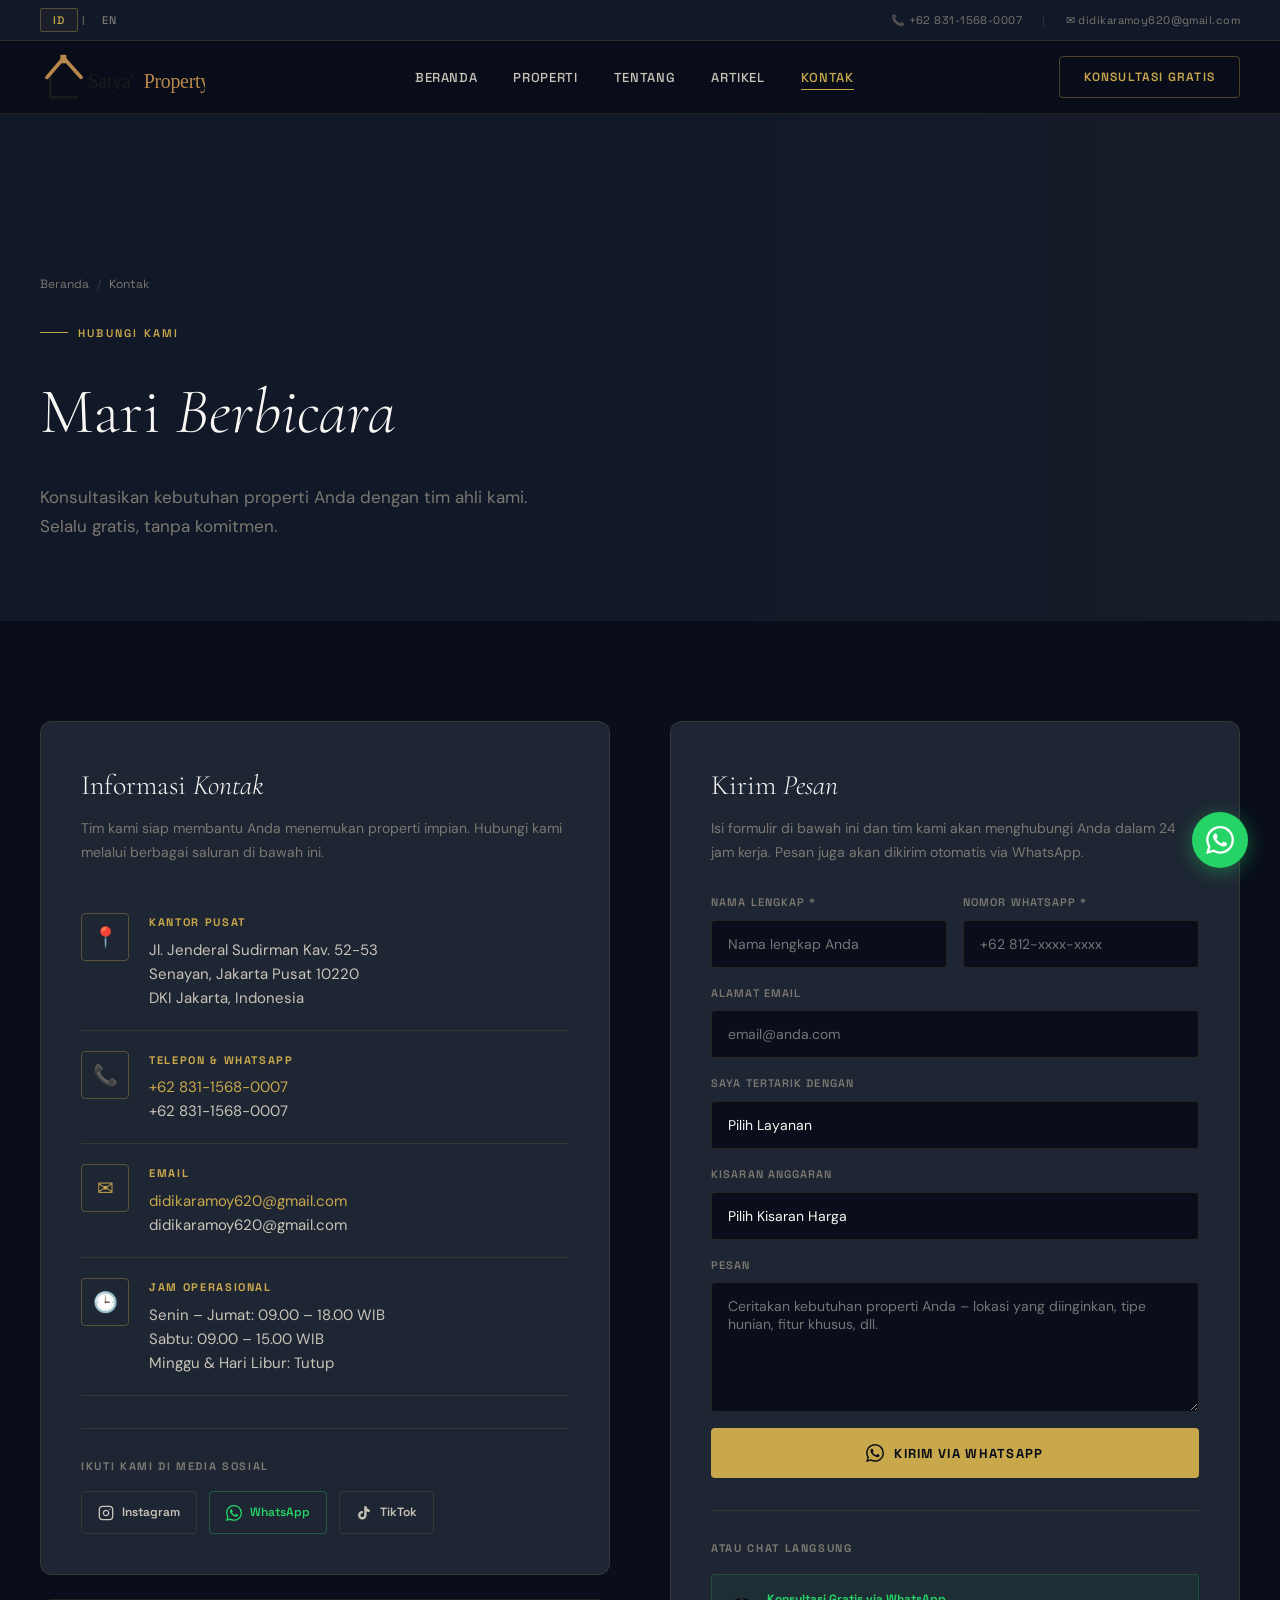
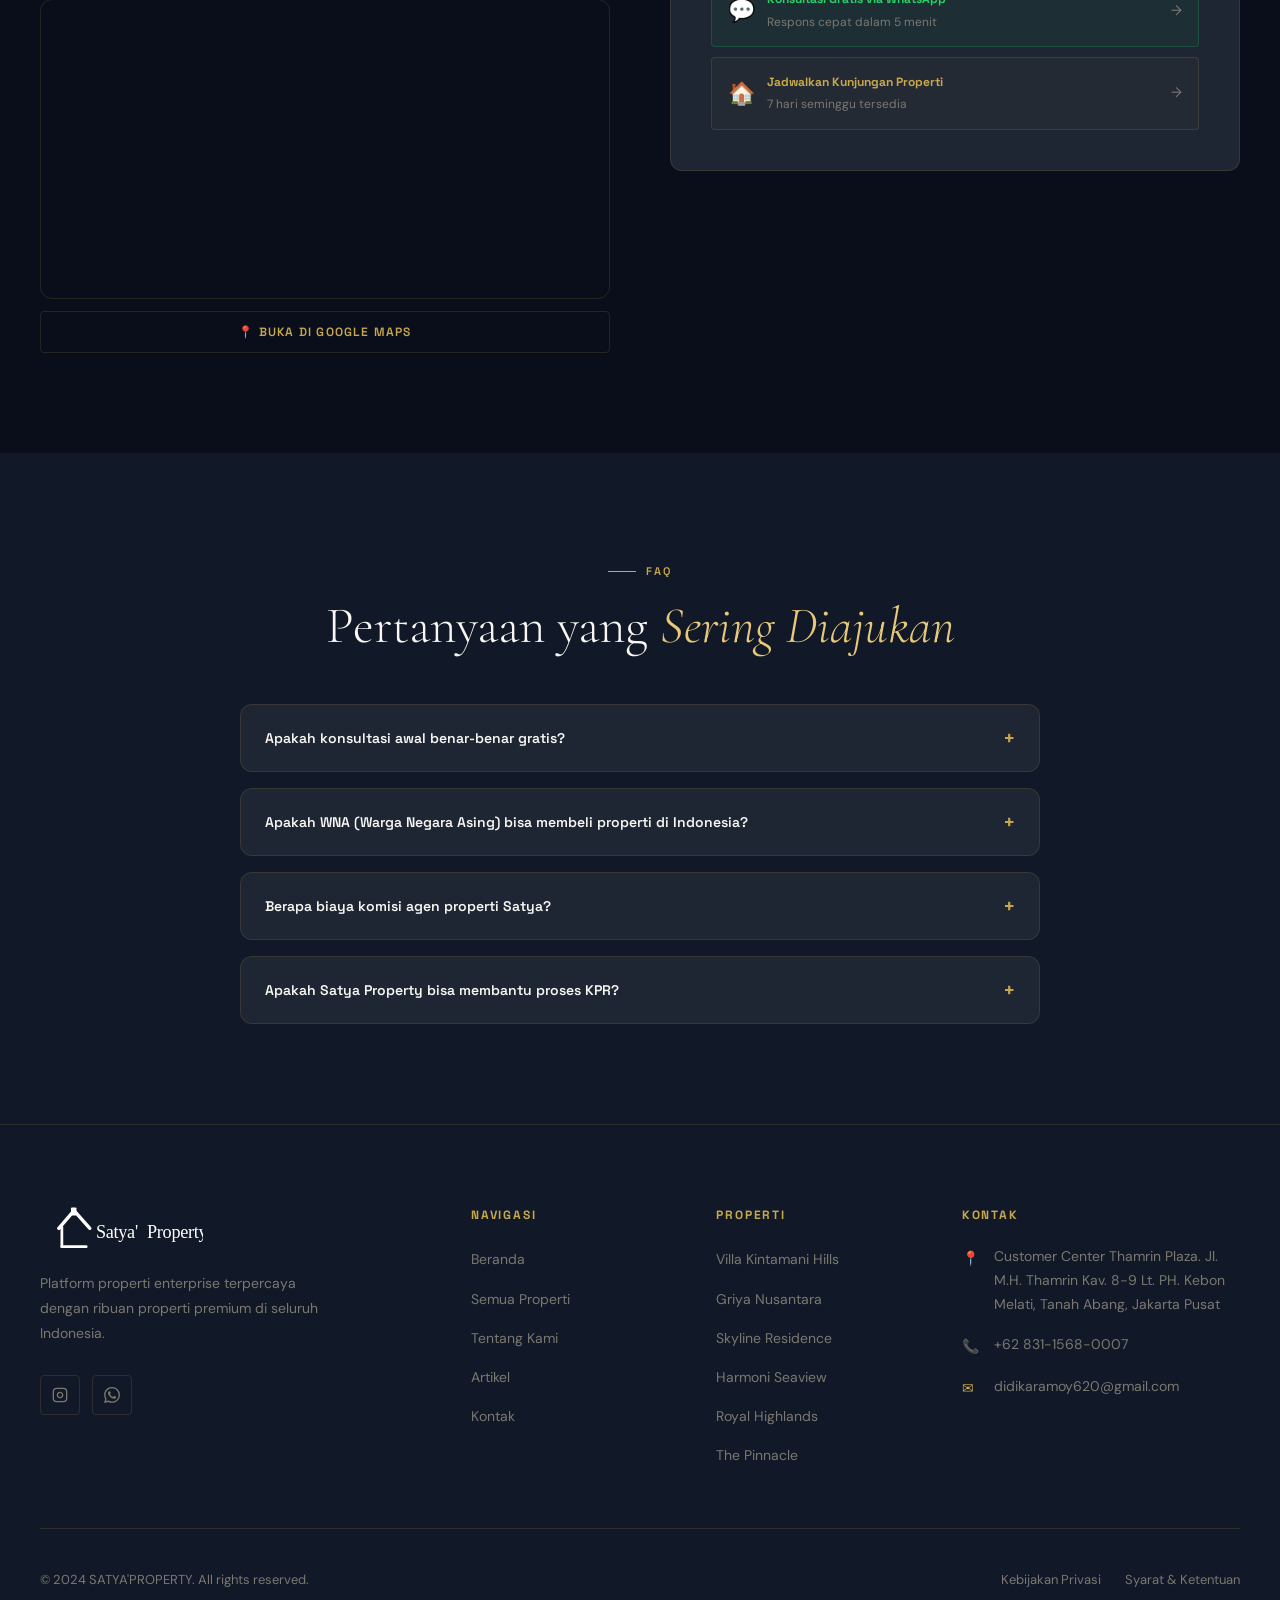
<file: contact.html>
<!DOCTYPE html>
<html lang="id">
<head>
  <meta charset="UTF-8">
  <meta name="viewport" content="width=device-width, initial-scale=1.0">
  <meta name="description" content="Hubungi SATYA'PROPERTY – konsultasi properti gratis, jadwalkan kunjungan, atau tanyakan properti impian Anda.">
  <title>Kontak – SATYA'PROPERTY</title>
  <link rel="icon" type="image/svg+xml" href="assets/images/favicon.svg">
  <link rel="stylesheet" href="css/main.css">
</head>
<body>
<!-- Lang Bar -->
<div class="lang-bar">
  <div class="lang-bar-inner">
    <div class="lang-switcher">
      <button class="lang-btn active" data-lang="id">ID</button>
      <span class="lang-divider">|</span>
      <button class="lang-btn" data-lang="en">EN</button>
    </div>
    <div class="lang-bar-contact">
      <a href="tel:+6283115680007">📞 +62 831-1568-0007</a>
      <span class="sep">|</span>
      <a href="mailto:didikaramoy620@gmail.com">✉ didikaramoy620@gmail.com</a>
    </div>
  </div>
</div>
<!-- Navbar -->
<nav class="navbar">
  <div class="navbar-inner">
    <a href="index.html" class="logo">
      <img src="assets/images/logo.svg" alt="Satya Property Logo" style="width:160px;height:auto;max-height:48px;object-fit:contain;">
    </a>
    <ul class="nav-links">
      <li><a href="index.html" data-i18n="nav_home">Beranda</a></li>
      <li><a href="properties.html" data-i18n="nav_properties">Properti</a></li>
      <li><a href="about.html" data-i18n="nav_about">Tentang</a></li>
      <li><a href="articles.html" data-i18n="nav_articles">Artikel</a></li>
      <li><a href="contact.html" class="active" data-i18n="nav_contact">Kontak</a></li>
    </ul>
    <div class="nav-cta">
      <a href="contact.html" class="btn-nav-outline" data-i18n="nav_cta">Konsultasi Gratis</a>
      <div class="nav-hamburger" id="hamburger"><span></span><span></span><span></span></div>
    </div>
  </div>
</nav>
<div class="mobile-nav" id="mobileNav">
  <button class="mobile-nav-close" id="mobileNavClose">✕</button>
  <ul class="mobile-nav-links">
    <li><a href="index.html">Beranda</a></li>
    <li><a href="properties.html">Properti</a></li>
    <li><a href="about.html">Tentang Kami</a></li>
    <li><a href="articles.html">Artikel</a></li>
    <li><a href="contact.html">Kontak</a></li>
  </ul>
</div>

<!-- Page Hero -->
<div class="page-hero">
  <div class="container">
    <div class="page-hero-breadcrumb">
      <a href="index.html">Beranda</a><span class="sep">/</span><span>Kontak</span>
    </div>
    <div class="section-label">Hubungi Kami</div>
    <h1 class="page-hero-title">Mari <em>Berbicara</em></h1>
    <p class="page-hero-sub">Konsultasikan kebutuhan properti Anda dengan tim ahli kami. Selalu gratis, tanpa komitmen.</p>
  </div>
</div>

<!-- Contact Section -->
<section class="section">
  <div class="container">
    <div class="contact-grid">

      <!-- Info Side -->
      <div>
        <div class="contact-info-card fade-in">
          <h2 style="font-family:var(--font-display);font-size:28px;font-weight:300;margin-bottom:8px;">Informasi <em>Kontak</em></h2>
          <p style="font-size:14px;color:var(--white-muted);margin-bottom:28px;line-height:1.7;">Tim kami siap membantu Anda menemukan properti impian. Hubungi kami melalui berbagai saluran di bawah ini.</p>

          <div class="contact-info-item">
            <div class="contact-info-icon">📍</div>
            <div>
              <div class="contact-info-label">Kantor Pusat</div>
              <div class="contact-info-val">Jl. Jenderal Sudirman Kav. 52-53<br>Senayan, Jakarta Pusat 10220<br>DKI Jakarta, Indonesia</div>
            </div>
          </div>
          <div class="contact-info-item">
            <div class="contact-info-icon">📞</div>
            <div>
              <div class="contact-info-label">Telepon & WhatsApp</div>
              <div class="contact-info-val">
                <a href="tel:+6283115680007" style="color:var(--gold);">+62 831-1568-0007</a><br>
                <a href="tel:+622150123456" style="color:var(--white-dim);">+62 831-1568-0007</a>
              </div>
            </div>
          </div>
          <div class="contact-info-item">
            <div class="contact-info-icon">✉</div>
            <div>
              <div class="contact-info-label">Email</div>
              <div class="contact-info-val">
                <a href="mailto:didikaramoy620@gmail.com" style="color:var(--gold);">didikaramoy620@gmail.com</a><br>
                <a href="mailto:didikaramoy620@gmail.com">didikaramoy620@gmail.com</a>
              </div>
            </div>
          </div>
          <div class="contact-info-item">
            <div class="contact-info-icon">🕒</div>
            <div>
              <div class="contact-info-label">Jam Operasional</div>
              <div class="contact-info-val">
                Senin – Jumat: 09.00 – 18.00 WIB<br>
                Sabtu: 09.00 – 15.00 WIB<br>
                Minggu & Hari Libur: Tutup
              </div>
            </div>
          </div>

          <!-- Social Media -->
          <div class="contact-social-row">
            <p class="contact-social-title">Ikuti Kami di Media Sosial</p>
            <div class="contact-social-links">
              <a href="https://www.instagram.com/sat.swift/?hl=en" target="_blank" rel="noopener" class="contact-social-link">
                <svg xmlns="http://www.w3.org/2000/svg" width="16" height="16" viewBox="0 0 24 24" fill="none" stroke="currentColor" stroke-width="2" stroke-linecap="round" stroke-linejoin="round"><rect x="2" y="2" width="20" height="20" rx="5" ry="5"></rect><path d="M16 11.37A4 4 0 1 1 12.63 8 4 4 0 0 1 16 11.37z"></path><line x1="17.5" y1="6.5" x2="17.51" y2="6.5"></line></svg>
                Instagram
              </a>
              <a href="https://wa.me/6283115680007" target="_blank" rel="noopener" class="contact-social-link" style="border-color:rgba(37,211,102,0.3);color:#25d366;">
                <svg xmlns="http://www.w3.org/2000/svg" width="16" height="16" viewBox="0 0 24 24" fill="currentColor"><path d="M17.472 14.382c-.297-.149-1.758-.867-2.03-.967-.273-.099-.471-.148-.67.15-.197.297-.767.966-.94 1.164-.173.199-.347.223-.644.075-.297-.15-1.255-.463-2.39-1.475-.883-.788-1.48-1.761-1.653-2.059-.173-.297-.018-.458.13-.606.134-.133.298-.347.446-.52.149-.174.198-.298.298-.497.099-.198.05-.371-.025-.52-.075-.149-.669-1.612-.916-2.207-.242-.579-.487-.5-.669-.51-.173-.008-.371-.01-.57-.01-.198 0-.52.074-.792.372-.272.297-1.04 1.016-1.04 2.479 0 1.462 1.065 2.875 1.213 3.074.149.198 2.096 3.2 5.077 4.487.709.306 1.262.489 1.694.625.712.227 1.36.195 1.871.118.571-.085 1.758-.719 2.006-1.413.248-.694.248-1.289.173-1.413-.074-.124-.272-.198-.57-.347m-5.421 7.403h-.004a9.87 9.87 0 0 1-5.031-1.378l-.361-.214-3.741.982.998-3.648-.235-.374a9.86 9.86 0 0 1-1.51-5.26c.001-5.45 4.436-9.884 9.888-9.884 2.64 0 5.122 1.03 6.988 2.898a9.825 9.825 0 0 1 2.893 6.994c-.003 5.45-4.437 9.884-9.885 9.884m8.413-18.297A11.815 11.815 0 0 0 12.05 0C5.495 0 .16 5.335.157 11.892c0 2.096.547 4.142 1.588 5.945L.057 24l6.305-1.654a11.882 11.882 0 0 0 5.683 1.448h.005c6.554 0 11.89-5.335 11.893-11.893a11.821 11.821 0 0 0-3.48-8.413Z"/></svg>
                WhatsApp
              </a>
              <a href="https://www.tiktok.com/@styaasukakebabb?is_from_webapp=1&sender_device=pc" target="_blank" rel="noopener" class="contact-social-link">
                <svg xmlns="http://www.w3.org/2000/svg" width="16" height="16" viewBox="0 0 24 24" fill="currentColor"><path d="M19.59 6.69a4.83 4.83 0 0 1-3.77-4.25V2h-3.45v13.67a2.89 2.89 0 0 1-2.88 2.5 2.89 2.89 0 0 1-2.89-2.89 2.89 2.89 0 0 1 2.89-2.89c.28 0 .54.04.79.1V9.01a6.27 6.27 0 0 0-.79-.05 6.34 6.34 0 0 0-6.34 6.34 6.34 6.34 0 0 0 6.34 6.34 6.34 6.34 0 0 0 6.33-6.34V9.19a8.16 8.16 0 0 0 4.77 1.52V7.27a4.85 4.85 0 0 1-1-.58z"/></svg>
                TikTok
              </a>
            </div>
          </div>
        </div>

        <!-- Map -->
        <div style="margin-top:24px;border-radius:var(--radius-lg);overflow:hidden;border:1px solid var(--border);height:300px;">
          <iframe
            src="https://www.openstreetmap.org/export/embed.html?bbox=106.8129%2C-6.2025%2C106.8329%2C-6.1825&layer=mapnik&marker=-6.1925%2C106.8229"
            style="width:100%;height:100%;border:none;filter:grayscale(80%) invert(90%) hue-rotate(180deg) brightness(0.85) contrast(1.1);"
            title="Peta Kantor SATYA'PROPERTY"
            loading="lazy">
          </iframe>
        </div>
        <a href="https://www.google.com/maps/search/Thamrin+Plaza+Jl+MH+Thamrin+Jakarta+Pusat" target="_blank" style="display:block;text-align:center;margin-top:12px;padding:10px;background:transparent;border:1px solid var(--border);border-radius:var(--radius);color:var(--gold);font-family:var(--font-ui);font-size:12px;font-weight:600;letter-spacing:0.1em;text-transform:uppercase;text-decoration:none;transition:var(--transition);">📍 Buka di Google Maps</a>
      </div>

      <!-- Form Side -->
      <div class="contact-form-card fade-in fade-in-delay-1">
        <h2 style="font-family:var(--font-display);font-size:28px;font-weight:300;margin-bottom:8px;">Kirim <em>Pesan</em></h2>
        <p style="font-size:14px;color:var(--white-muted);margin-bottom:28px;line-height:1.7;">Isi formulir di bawah ini dan tim kami akan menghubungi Anda dalam 24 jam kerja. Pesan juga akan dikirim otomatis via WhatsApp.</p>

        <form id="contact-form" data-wa="6283115680007">
          <div class="form-row">
            <div class="form-group">
              <label class="form-label">Nama Lengkap *</label>
              <input class="form-input" type="text" name="name" placeholder="Nama lengkap Anda" required>
            </div>
            <div class="form-group">
              <label class="form-label">Nomor WhatsApp *</label>
              <input class="form-input" type="tel" name="phone" placeholder="+62 812-xxxx-xxxx" required>
            </div>
          </div>
          <div class="form-group">
            <label class="form-label">Alamat Email</label>
            <input class="form-input" type="email" name="email" placeholder="email@anda.com">
          </div>
          <div class="form-group">
            <label class="form-label">Saya Tertarik Dengan</label>
            <select class="form-input" name="subject" style="-webkit-appearance:none;">
              <option value="">Pilih Layanan</option>
              <option>Konsultasi Pembelian Properti</option>
              <option>Informasi Properti Spesifik</option>
              <option>Konsultasi Investasi Properti</option>
              <option>Penjualan / Listing Properti</option>
              <option>Kerjasama Bisnis / Kemitraan</option>
              <option>Lainnya</option>
            </select>
          </div>
          <div class="form-group">
            <label class="form-label">Kisaran Anggaran</label>
            <select class="form-input" name="budget" style="-webkit-appearance:none;">
              <option value="">Pilih Kisaran Harga</option>
              <option>Di bawah Rp 2 Miliar</option>
              <option>Rp 2 – 5 Miliar</option>
              <option>Rp 5 – 10 Miliar</option>
              <option>Rp 10 – 20 Miliar</option>
              <option>Di atas Rp 20 Miliar</option>
            </select>
          </div>
          <div class="form-group">
            <label class="form-label">Pesan</label>
            <textarea class="form-input form-textarea" name="message" placeholder="Ceritakan kebutuhan properti Anda – lokasi yang diinginkan, tipe hunian, fitur khusus, dll." style="min-height:130px;resize:vertical;"></textarea>
          </div>

          <button type="submit" class="btn-submit" style="display:flex;align-items:center;justify-content:center;gap:10px;">
            <svg xmlns="http://www.w3.org/2000/svg" width="18" height="18" viewBox="0 0 24 24" fill="currentColor"><path d="M17.472 14.382c-.297-.149-1.758-.867-2.03-.967-.273-.099-.471-.148-.67.15-.197.297-.767.966-.94 1.164-.173.199-.347.223-.644.075-.297-.15-1.255-.463-2.39-1.475-.883-.788-1.48-1.761-1.653-2.059-.173-.297-.018-.458.13-.606.134-.133.298-.347.446-.52.149-.174.198-.298.298-.497.099-.198.05-.371-.025-.52-.075-.149-.669-1.612-.916-2.207-.242-.579-.487-.5-.669-.51-.173-.008-.371-.01-.57-.01-.198 0-.52.074-.792.372-.272.297-1.04 1.016-1.04 2.479 0 1.462 1.065 2.875 1.213 3.074.149.198 2.096 3.2 5.077 4.487.709.306 1.262.489 1.694.625.712.227 1.36.195 1.871.118.571-.085 1.758-.719 2.006-1.413.248-.694.248-1.289.173-1.413-.074-.124-.272-.198-.57-.347m-5.421 7.403h-.004a9.87 9.87 0 0 1-5.031-1.378l-.361-.214-3.741.982.998-3.648-.235-.374a9.86 9.86 0 0 1-1.51-5.26c.001-5.45 4.436-9.884 9.888-9.884 2.64 0 5.122 1.03 6.988 2.898a9.825 9.825 0 0 1 2.893 6.994c-.003 5.45-4.437 9.884-9.885 9.884m8.413-18.297A11.815 11.815 0 0 0 12.05 0C5.495 0 .16 5.335.157 11.892c0 2.096.547 4.142 1.588 5.945L.057 24l6.305-1.654a11.882 11.882 0 0 0 5.683 1.448h.005c6.554 0 11.89-5.335 11.893-11.893a11.821 11.821 0 0 0-3.48-8.413Z"/></svg>
            Kirim via WhatsApp
          </button>
          <div class="success-msg" id="successMsg" style="display:none;">
            ✓ Terima kasih! Pesan Anda sedang dikirim via WhatsApp. Tim kami akan menghubungi Anda segera.
          </div>
        </form>

        <!-- Quick WhatsApp Links -->
        <div style="margin-top:32px;padding-top:28px;border-top:1px solid var(--border);">
          <p style="font-family:var(--font-ui);font-size:11px;font-weight:700;letter-spacing:0.15em;text-transform:uppercase;color:var(--white-muted);margin-bottom:16px;">Atau Chat Langsung</p>
          <div style="display:flex;flex-direction:column;gap:10px;">
            <a href="https://wa.me/6283115680007?text=Halo%20Satya'Property%2C%20saya%20ingin%20konsultasi%20gratis%20untuk%20mencari%20properti%20impian%20saya." target="_blank" style="display:flex;align-items:center;gap:12px;padding:14px 16px;background:rgba(37,211,102,0.05);border:1px solid rgba(37,211,102,0.2);border-radius:var(--radius);color:var(--white-dim);text-decoration:none;font-size:14px;transition:var(--transition);" onmouseover="this.style.background='rgba(37,211,102,0.1)'" onmouseout="this.style.background='rgba(37,211,102,0.05)'">
              <span style="font-size:22px;">💬</span>
              <div>
                <div style="font-family:var(--font-ui);font-size:12px;font-weight:700;color:#25d366;margin-bottom:2px;">Konsultasi Gratis via WhatsApp</div>
                <div style="font-size:12px;color:var(--white-muted);">Respons cepat dalam 5 menit</div>
              </div>
              <span style="margin-left:auto;color:var(--white-muted);">→</span>
            </a>
            <a href="https://wa.me/6283115680007?text=Halo%20Satya'Property%2C%20saya%20ingin%20menjadwalkan%20kunjungan%20properti." target="_blank" style="display:flex;align-items:center;gap:12px;padding:14px 16px;background:rgba(201,168,76,0.04);border:1px solid var(--border);border-radius:var(--radius);color:var(--white-dim);text-decoration:none;font-size:14px;transition:var(--transition);" onmouseover="this.style.borderColor='var(--gold)'" onmouseout="this.style.borderColor='var(--border)'">
              <span style="font-size:22px;">🏠</span>
              <div>
                <div style="font-family:var(--font-ui);font-size:12px;font-weight:700;color:var(--gold);margin-bottom:2px;">Jadwalkan Kunjungan Properti</div>
                <div style="font-size:12px;color:var(--white-muted);">7 hari seminggu tersedia</div>
              </div>
              <span style="margin-left:auto;color:var(--white-muted);">→</span>
            </a>
          </div>
        </div>
      </div>
    </div>
  </div>
</section>

<!-- FAQ Section -->
<section class="section" style="background:var(--navy-mid);">
  <div class="container">
    <div class="section-header text-center fade-in" style="margin-bottom:48px;">
      <div class="section-label" style="justify-content:center;">FAQ</div>
      <h2 class="section-title">Pertanyaan yang <em>Sering Diajukan</em></h2>
    </div>
    <div style="max-width:800px;margin:0 auto;display:flex;flex-direction:column;gap:16px;">
      <div class="faq-item" style="background:var(--charcoal);border:1px solid var(--border);border-radius:var(--radius-lg);overflow:hidden;">
        <button onclick="toggleFaq(this)" style="width:100%;padding:20px 24px;text-align:left;background:none;border:none;color:var(--white);font-family:var(--font-ui);font-size:14px;font-weight:600;cursor:pointer;display:flex;justify-content:space-between;align-items:center;gap:16px;">
          Apakah konsultasi awal benar-benar gratis?
          <span style="font-size:20px;transition:transform 0.3s;color:var(--gold);">+</span>
        </button>
        <div class="faq-answer" style="display:none;padding:0 24px 20px;font-size:14px;color:var(--white-muted);line-height:1.8;">
          Ya, konsultasi awal dengan tim kami 100% gratis dan tanpa kewajiban apapun. Kami percaya bahwa hubungan yang baik dimulai dari kepercayaan, bukan tekanan.
        </div>
      </div>
      <div class="faq-item" style="background:var(--charcoal);border:1px solid var(--border);border-radius:var(--radius-lg);overflow:hidden;">
        <button onclick="toggleFaq(this)" style="width:100%;padding:20px 24px;text-align:left;background:none;border:none;color:var(--white);font-family:var(--font-ui);font-size:14px;font-weight:600;cursor:pointer;display:flex;justify-content:space-between;align-items:center;gap:16px;">
          Apakah WNA (Warga Negara Asing) bisa membeli properti di Indonesia?
          <span style="font-size:20px;transition:transform 0.3s;color:var(--gold);">+</span>
        </button>
        <div class="faq-answer" style="display:none;padding:0 24px 20px;font-size:14px;color:var(--white-muted);line-height:1.8;">
          WNA dapat memiliki properti di Indonesia melalui beberapa mekanisme legal seperti Hak Pakai, Leasehold, atau struktur PT PMA. Tim legal kami berpengalaman dalam menangani transaksi internasional.
        </div>
      </div>
      <div class="faq-item" style="background:var(--charcoal);border:1px solid var(--border);border-radius:var(--radius-lg);overflow:hidden;">
        <button onclick="toggleFaq(this)" style="width:100%;padding:20px 24px;text-align:left;background:none;border:none;color:var(--white);font-family:var(--font-ui);font-size:14px;font-weight:600;cursor:pointer;display:flex;justify-content:space-between;align-items:center;gap:16px;">
          Berapa biaya komisi agen properti Satya?
          <span style="font-size:20px;transition:transform 0.3s;color:var(--gold);">+</span>
        </button>
        <div class="faq-answer" style="display:none;padding:0 24px 20px;font-size:14px;color:var(--white-muted);line-height:1.8;">
          Komisi standar industri berlaku 2-3% untuk transaksi jual-beli. Untuk listing properti Anda, hubungi tim kami untuk diskusi lebih lanjut tentang struktur biaya yang transparan.
        </div>
      </div>
      <div class="faq-item" style="background:var(--charcoal);border:1px solid var(--border);border-radius:var(--radius-lg);overflow:hidden;">
        <button onclick="toggleFaq(this)" style="width:100%;padding:20px 24px;text-align:left;background:none;border:none;color:var(--white);font-family:var(--font-ui);font-size:14px;font-weight:600;cursor:pointer;display:flex;justify-content:space-between;align-items:center;gap:16px;">
          Apakah Satya Property bisa membantu proses KPR?
          <span style="font-size:20px;transition:transform 0.3s;color:var(--gold);">+</span>
        </button>
        <div class="faq-answer" style="display:none;padding:0 24px 20px;font-size:14px;color:var(--white-muted);line-height:1.8;">
          Tentu. Kami memiliki kemitraan dengan lebih dari 12 bank terkemuka di Indonesia termasuk BCA, Mandiri, BNI, dan CIMB Niaga untuk membantu proses KPR Anda dengan bunga kompetitif.
        </div>
      </div>
    </div>
  </div>
</section>

<!-- Footer -->
<footer class="footer">
  <div class="container">
    <div class="footer-grid">
      <div class="footer-brand">
        <a href="index.html" class="logo footer-logo">
          <img src="assets/images/logo.svg" alt="Satya Property" style="width:160px;height:auto;max-height:44px;object-fit:contain;filter:brightness(0) invert(1);">
        </a>
        <p class="footer-desc">Platform properti enterprise terpercaya dengan ribuan properti premium di seluruh Indonesia.</p>
        <div class="footer-social">
          <a href="https://www.instagram.com/sat.swift/?hl=en" target="_blank" class="social-link">
            <svg xmlns="http://www.w3.org/2000/svg" width="16" height="16" viewBox="0 0 24 24" fill="none" stroke="currentColor" stroke-width="2"><rect x="2" y="2" width="20" height="20" rx="5" ry="5"></rect><path d="M16 11.37A4 4 0 1 1 12.63 8 4 4 0 0 1 16 11.37z"></path><line x1="17.5" y1="6.5" x2="17.51" y2="6.5"></line></svg>
          </a>
          <a href="https://wa.me/6283115680007" target="_blank" class="social-link">
            <svg xmlns="http://www.w3.org/2000/svg" width="16" height="16" viewBox="0 0 24 24" fill="currentColor"><path d="M17.472 14.382c-.297-.149-1.758-.867-2.03-.967-.273-.099-.471-.148-.67.15-.197.297-.767.966-.94 1.164-.173.199-.347.223-.644.075-.297-.15-1.255-.463-2.39-1.475-.883-.788-1.48-1.761-1.653-2.059-.173-.297-.018-.458.13-.606.134-.133.298-.347.446-.52.149-.174.198-.298.298-.497.099-.198.05-.371-.025-.52-.075-.149-.669-1.612-.916-2.207-.242-.579-.487-.5-.669-.51-.173-.008-.371-.01-.57-.01-.198 0-.52.074-.792.372-.272.297-1.04 1.016-1.04 2.479 0 1.462 1.065 2.875 1.213 3.074.149.198 2.096 3.2 5.077 4.487.709.306 1.262.489 1.694.625.712.227 1.36.195 1.871.118.571-.085 1.758-.719 2.006-1.413.248-.694.248-1.289.173-1.413-.074-.124-.272-.198-.57-.347m-5.421 7.403h-.004a9.87 9.87 0 0 1-5.031-1.378l-.361-.214-3.741.982.998-3.648-.235-.374a9.86 9.86 0 0 1-1.51-5.26c.001-5.45 4.436-9.884 9.888-9.884 2.64 0 5.122 1.03 6.988 2.898a9.825 9.825 0 0 1 2.893 6.994c-.003 5.45-4.437 9.884-9.885 9.884m8.413-18.297A11.815 11.815 0 0 0 12.05 0C5.495 0 .16 5.335.157 11.892c0 2.096.547 4.142 1.588 5.945L.057 24l6.305-1.654a11.882 11.882 0 0 0 5.683 1.448h.005c6.554 0 11.89-5.335 11.893-11.893a11.821 11.821 0 0 0-3.48-8.413Z"/></svg>
          </a>
        </div>
      </div>
      <div>
        <h4 class="footer-heading">Navigasi</h4>
        <ul class="footer-links">
          <li><a href="index.html">Beranda</a></li>
          <li><a href="properties.html">Semua Properti</a></li>
          <li><a href="about.html">Tentang Kami</a></li>
          <li><a href="articles.html">Artikel</a></li>
          <li><a href="contact.html">Kontak</a></li>
        </ul>
      </div>
      <div>
        <h4 class="footer-heading">Properti</h4>
        <ul class="footer-links">
          <li><a href="property-detail.html?id=1">Villa Kintamani Hills</a></li>
          <li><a href="property-detail.html?id=2">Griya Nusantara</a></li>
          <li><a href="property-detail.html?id=3">Skyline Residence</a></li>
          <li><a href="property-detail.html?id=4">Harmoni Seaview</a></li>
          <li><a href="property-detail.html?id=5">Royal Highlands</a></li>
          <li><a href="property-detail.html?id=6">The Pinnacle</a></li>
        </ul>
      </div>
      <div>
        <h4 class="footer-heading">Kontak</h4>
        <div class="footer-contact-item"><span class="footer-contact-icon">📍</span><span>Customer Center Thamrin Plaza. Jl. M.H. Thamrin Kav. 8-9 Lt. PH. Kebon Melati, Tanah Abang, Jakarta Pusat</span></div>
        <div class="footer-contact-item"><span class="footer-contact-icon">📞</span><a href="tel:+6283115680007">+62 831-1568-0007</a></div>
        <div class="footer-contact-item"><span class="footer-contact-icon">✉</span><a href="mailto:didikaramoy620@gmail.com">didikaramoy620@gmail.com</a></div>
      </div>
    </div>
    <div class="footer-bottom">
      <p class="footer-copy">© 2024 SATYA'PROPERTY. All rights reserved.</p>
      <div class="footer-legal">
        <a href="#">Kebijakan Privasi</a>
        <a href="#">Syarat & Ketentuan</a>
      </div>
    </div>
  </div>
</footer>

<div class="wa-float">
  <a href="https://wa.me/6283115680007?text=Halo%20Satya'Property%2C%20saya%20ingin%20konsultasi%20properti." target="_blank" class="wa-btn">
    <svg xmlns="http://www.w3.org/2000/svg" width="28" height="28" viewBox="0 0 24 24" fill="currentColor"><path d="M17.472 14.382c-.297-.149-1.758-.867-2.03-.967-.273-.099-.471-.148-.67.15-.197.297-.767.966-.94 1.164-.173.199-.347.223-.644.075-.297-.15-1.255-.463-2.39-1.475-.883-.788-1.48-1.761-1.653-2.059-.173-.297-.018-.458.13-.606.134-.133.298-.347.446-.52.149-.174.198-.298.298-.497.099-.198.05-.371-.025-.52-.075-.149-.669-1.612-.916-2.207-.242-.579-.487-.5-.669-.51-.173-.008-.371-.01-.57-.01-.198 0-.52.074-.792.372-.272.297-1.04 1.016-1.04 2.479 0 1.462 1.065 2.875 1.213 3.074.149.198 2.096 3.2 5.077 4.487.709.306 1.262.489 1.694.625.712.227 1.36.195 1.871.118.571-.085 1.758-.719 2.006-1.413.248-.694.248-1.289.173-1.413-.074-.124-.272-.198-.57-.347m-5.421 7.403h-.004a9.87 9.87 0 0 1-5.031-1.378l-.361-.214-3.741.982.998-3.648-.235-.374a9.86 9.86 0 0 1-1.51-5.26c.001-5.45 4.436-9.884 9.888-9.884 2.64 0 5.122 1.03 6.988 2.898a9.825 9.825 0 0 1 2.893 6.994c-.003 5.45-4.437 9.884-9.885 9.884m8.413-18.297A11.815 11.815 0 0 0 12.05 0C5.495 0 .16 5.335.157 11.892c0 2.096.547 4.142 1.588 5.945L.057 24l6.305-1.654a11.882 11.882 0 0 0 5.683 1.448h.005c6.554 0 11.89-5.335 11.893-11.893a11.821 11.821 0 0 0-3.48-8.413Z"/></svg>
  </a>
</div>

<script src="js/main.js"></script>
<script>
function toggleFaq(btn) {
  const answer = btn.nextElementSibling;
  const icon = btn.querySelector('span:last-child');
  const isOpen = answer.style.display !== 'none';
  answer.style.display = isOpen ? 'none' : 'block';
  icon.textContent = isOpen ? '+' : '−';
  icon.style.transform = isOpen ? 'rotate(0deg)' : 'rotate(45deg)';
}
</script>
</body>
</html>
</file>
<file: css/main.css>
/* ============================================
   SATYA'PROPERTY - Enterprise CSS
   Luxury Dark Theme with Gold Accents
   ============================================ */

@import url('https://fonts.googleapis.com/css2?family=Cormorant+Garamond:ital,wght@0,300;0,400;0,600;1,300;1,400&family=DM+Sans:wght@300;400;500;600&family=Space+Grotesk:wght@300;400;500;600;700&display=swap');

:root {
  --navy: #0a0e1a;
  --navy-mid: #111827;
  --navy-light: #1a2540;
  --charcoal: #1e2533;
  --gold: #c9a84c;
  --gold-light: #e8c97a;
  --gold-dim: #8a6f34;
  --white: #f8f7f3;
  --white-dim: #c8c4b8;
  --white-muted: #7a7870;
  --accent: #4a7fa5;
  --success: #2d6a4f;
  --border: rgba(201, 168, 76, 0.15);
  --border-strong: rgba(201, 168, 76, 0.35);
  --glass: rgba(26, 37, 64, 0.7);
  --glass-light: rgba(255, 255, 255, 0.04);
  --shadow: 0 20px 60px rgba(0, 0, 0, 0.5);
  --shadow-gold: 0 10px 40px rgba(201, 168, 76, 0.15);
  --radius: 4px;
  --radius-lg: 12px;
  --font-display: 'Cormorant Garamond', serif;
  --font-body: 'DM Sans', sans-serif;
  --font-ui: 'Space Grotesk', sans-serif;
  --transition: 0.4s cubic-bezier(0.25, 0.46, 0.45, 0.94);
  --transition-fast: 0.2s ease;
}

/* ============ RESET & BASE ============ */
*, *::before, *::after { box-sizing: border-box; margin: 0; padding: 0; }

html {
  scroll-behavior: smooth;
  font-size: 16px;
  -webkit-font-smoothing: antialiased;
}

body {
  background: var(--navy);
  color: var(--white);
  font-family: var(--font-body);
  line-height: 1.7;
  overflow-x: hidden;
}

img { display: block; max-width: 100%; }
a { color: inherit; text-decoration: none; }
button { cursor: pointer; border: none; background: none; font-family: var(--font-ui); }

/* ============ SCROLLBAR ============ */
::-webkit-scrollbar { width: 6px; }
::-webkit-scrollbar-track { background: var(--navy); }
::-webkit-scrollbar-thumb { background: var(--gold-dim); border-radius: 3px; }

/* ============ SELECTION ============ */
::selection { background: var(--gold); color: var(--navy); }

/* ============ LANGUAGE SWITCHER ============ */
.lang-bar {
  background: var(--navy-mid);
  border-bottom: 1px solid var(--border);
  padding: 8px 0;
}
.lang-bar-inner {
  max-width: 1400px;
  margin: 0 auto;
  padding: 0 40px;
  display: flex;
  justify-content: space-between;
  align-items: center;
  gap: 16px;
}
.lang-switcher {
  display: flex;
  gap: 4px;
  align-items: center;
}
.lang-btn {
  padding: 4px 12px;
  font-family: var(--font-ui);
  font-size: 11px;
  font-weight: 500;
  letter-spacing: 0.08em;
  text-transform: uppercase;
  color: var(--white-muted);
  border: 1px solid transparent;
  border-radius: 2px;
  transition: var(--transition-fast);
  cursor: pointer;
  background: none;
}
.lang-btn.active, .lang-btn:hover {
  color: var(--gold);
  border-color: var(--border-strong);
  background: rgba(201, 168, 76, 0.05);
}
.lang-divider { color: var(--white-muted); font-size: 11px; }
.lang-bar-contact {
  display: flex;
  align-items: center;
  gap: 20px;
  font-family: var(--font-ui);
  font-size: 11px;
  color: var(--white-muted);
  letter-spacing: 0.04em;
}
.lang-bar-contact a { transition: var(--transition-fast); }
.lang-bar-contact a:hover { color: var(--gold); }
.lang-bar-contact .sep { opacity: 0.3; }

/* ============ NAVBAR ============ */
.navbar {
  position: sticky;
  top: 0;
  z-index: 1000;
  background: rgba(10, 14, 26, 0.95);
  backdrop-filter: blur(20px);
  -webkit-backdrop-filter: blur(20px);
  border-bottom: 1px solid var(--border);
  transition: var(--transition);
}
.navbar.scrolled {
  background: rgba(10, 14, 26, 0.98);
  box-shadow: 0 4px 30px rgba(0,0,0,0.4);
}
.navbar-inner {
  max-width: 1400px;
  margin: 0 auto;
  padding: 0 40px;
  height: 72px;
  display: flex;
  align-items: center;
  justify-content: space-between;
  gap: 40px;
}
.logo {
  display: flex;
  align-items: center;
  gap: 12px;
  flex-shrink: 0;
}
.logo-img { width: 44px; height: 44px; object-fit: contain; }
.logo-text {
  display: flex;
  flex-direction: column;
  line-height: 1.1;
}
.logo-name {
  font-family: var(--font-display);
  font-size: 20px;
  font-weight: 600;
  color: var(--white);
  letter-spacing: 0.02em;
}
.logo-name span { color: var(--gold); }
.logo-tagline {
  font-family: var(--font-ui);
  font-size: 9px;
  font-weight: 500;
  letter-spacing: 0.2em;
  text-transform: uppercase;
  color: var(--gold-dim);
}
.nav-links {
  display: flex;
  align-items: center;
  gap: 36px;
  list-style: none;
}
.nav-links a {
  font-family: var(--font-ui);
  font-size: 13px;
  font-weight: 500;
  letter-spacing: 0.05em;
  text-transform: uppercase;
  color: var(--white-dim);
  position: relative;
  transition: color var(--transition-fast);
}
.nav-links a::after {
  content: '';
  position: absolute;
  bottom: -4px;
  left: 0;
  width: 0;
  height: 1px;
  background: var(--gold);
  transition: width var(--transition);
}
.nav-links a:hover, .nav-links a.active {
  color: var(--gold);
}
.nav-links a:hover::after, .nav-links a.active::after { width: 100%; }
.nav-cta {
  display: flex;
  align-items: center;
  gap: 16px;
}
.btn-nav-outline {
  padding: 10px 24px;
  font-family: var(--font-ui);
  font-size: 12px;
  font-weight: 600;
  letter-spacing: 0.1em;
  text-transform: uppercase;
  color: var(--gold);
  border: 1px solid var(--border-strong);
  border-radius: var(--radius);
  transition: var(--transition);
  background: transparent;
}
.btn-nav-outline:hover {
  background: var(--gold);
  color: var(--navy);
  box-shadow: var(--shadow-gold);
}
.nav-hamburger {
  display: none;
  flex-direction: column;
  gap: 5px;
  cursor: pointer;
  padding: 8px;
}
.nav-hamburger span {
  display: block;
  width: 24px;
  height: 2px;
  background: var(--white);
  transition: var(--transition);
  transform-origin: center;
}

/* ============ HERO / SLIDER ============ */
.hero {
  position: relative;
  height: 100vh;
  min-height: 700px;
  overflow: hidden;
}
.hero-slides {
  position: relative;
  width: 100%;
  height: 100%;
}
.hero-slide {
  position: absolute;
  inset: 0;
  opacity: 0;
  transition: opacity 1.2s ease;
}
.hero-slide.active { opacity: 1; }
.hero-slide-img {
  width: 100%;
  height: 100%;
  object-fit: cover;
  transform: scale(1.05);
  transition: transform 8s ease;
}
.hero-slide.active .hero-slide-img { transform: scale(1); }
.hero-overlay {
  position: absolute;
  inset: 0;
  background: linear-gradient(
    135deg,
    rgba(10, 14, 26, 0.85) 0%,
    rgba(10, 14, 26, 0.4) 60%,
    rgba(10, 14, 26, 0.7) 100%
  );
}
.hero-content {
  position: absolute;
  inset: 0;
  display: flex;
  align-items: center;
  max-width: 1400px;
  margin: 0 auto;
  left: 50%;
  transform: translateX(-50%);
  padding: 0 40px;
  width: 100%;
}
.hero-text {
  max-width: 700px;
  opacity: 0;
  transform: translateY(30px);
  animation: heroIn 1.2s ease 0.3s forwards;
}
@keyframes heroIn {
  to { opacity: 1; transform: translateY(0); }
}
.hero-label {
  display: inline-flex;
  align-items: center;
  gap: 10px;
  font-family: var(--font-ui);
  font-size: 11px;
  font-weight: 600;
  letter-spacing: 0.25em;
  text-transform: uppercase;
  color: var(--gold);
  margin-bottom: 24px;
}
.hero-label::before {
  content: '';
  display: block;
  width: 32px;
  height: 1px;
  background: var(--gold);
}
.hero-title {
  font-family: var(--font-display);
  font-size: clamp(42px, 6vw, 82px);
  font-weight: 300;
  line-height: 1.1;
  margin-bottom: 20px;
  color: var(--white);
}
.hero-title em {
  font-style: italic;
  color: var(--gold-light);
}
.hero-subtitle {
  font-family: var(--font-body);
  font-size: 17px;
  font-weight: 300;
  color: var(--white-dim);
  margin-bottom: 40px;
  max-width: 480px;
  line-height: 1.8;
}
.hero-actions {
  display: flex;
  gap: 16px;
  flex-wrap: wrap;
}
.btn-gold {
  display: inline-flex;
  align-items: center;
  gap: 10px;
  padding: 16px 36px;
  font-family: var(--font-ui);
  font-size: 12px;
  font-weight: 600;
  letter-spacing: 0.15em;
  text-transform: uppercase;
  background: var(--gold);
  color: var(--navy);
  border-radius: var(--radius);
  transition: var(--transition);
  border: 1px solid var(--gold);
}
.btn-gold:hover {
  background: var(--gold-light);
  box-shadow: 0 12px 40px rgba(201, 168, 76, 0.4);
  transform: translateY(-2px);
}
.btn-outline {
  display: inline-flex;
  align-items: center;
  gap: 10px;
  padding: 16px 36px;
  font-family: var(--font-ui);
  font-size: 12px;
  font-weight: 600;
  letter-spacing: 0.15em;
  text-transform: uppercase;
  background: transparent;
  color: var(--white);
  border: 1px solid rgba(255,255,255,0.3);
  border-radius: var(--radius);
  transition: var(--transition);
}
.btn-outline:hover {
  background: rgba(255,255,255,0.08);
  border-color: rgba(255,255,255,0.6);
  transform: translateY(-2px);
}
.hero-slides-nav {
  position: absolute;
  bottom: 40px;
  left: 50%;
  transform: translateX(-50%);
  display: flex;
  gap: 10px;
  z-index: 10;
}
.hero-dot {
  width: 28px;
  height: 2px;
  background: rgba(255,255,255,0.3);
  border: none;
  cursor: pointer;
  transition: var(--transition);
}
.hero-dot.active {
  background: var(--gold);
  width: 48px;
}
.hero-scroll-hint {
  position: absolute;
  bottom: 40px;
  right: 40px;
  display: flex;
  flex-direction: column;
  align-items: center;
  gap: 8px;
  font-family: var(--font-ui);
  font-size: 10px;
  letter-spacing: 0.15em;
  text-transform: uppercase;
  color: var(--white-muted);
}
.hero-scroll-hint::after {
  content: '';
  width: 1px;
  height: 60px;
  background: linear-gradient(to bottom, var(--gold), transparent);
  animation: scrollLine 2s ease-in-out infinite;
}
@keyframes scrollLine {
  0% { transform: scaleY(0); transform-origin: top; opacity: 0; }
  50% { transform: scaleY(1); opacity: 1; }
  100% { transform: scaleY(0); transform-origin: bottom; opacity: 0; }
}
/* Hero stats bar */
.hero-stats {
  position: absolute;
  bottom: 0;
  left: 0;
  right: 0;
  background: rgba(10,14,26,0.85);
  backdrop-filter: blur(20px);
  border-top: 1px solid var(--border);
}
.hero-stats-inner {
  max-width: 1400px;
  margin: 0 auto;
  padding: 24px 40px;
  display: grid;
  grid-template-columns: repeat(4, 1fr);
  gap: 40px;
}
.hero-stat { text-align: center; }
.hero-stat-num {
  font-family: var(--font-display);
  font-size: 36px;
  font-weight: 300;
  color: var(--gold);
  line-height: 1;
}
.hero-stat-label {
  font-family: var(--font-ui);
  font-size: 11px;
  font-weight: 500;
  letter-spacing: 0.12em;
  text-transform: uppercase;
  color: var(--white-muted);
  margin-top: 4px;
}

/* ============ SECTIONS ============ */
.section { padding: 100px 0; }
.section-sm { padding: 60px 0; }
.container {
  max-width: 1400px;
  margin: 0 auto;
  padding: 0 40px;
}
.section-header { margin-bottom: 64px; }
.section-label {
  display: inline-flex;
  align-items: center;
  gap: 10px;
  font-family: var(--font-ui);
  font-size: 11px;
  font-weight: 600;
  letter-spacing: 0.2em;
  text-transform: uppercase;
  color: var(--gold);
  margin-bottom: 16px;
}
.section-label::before {
  content: '';
  display: block;
  width: 28px;
  height: 1px;
  background: var(--gold);
}
.section-title {
  font-family: var(--font-display);
  font-size: clamp(32px, 4vw, 56px);
  font-weight: 300;
  line-height: 1.15;
  color: var(--white);
}
.section-title em { font-style: italic; color: var(--gold-light); }
.section-desc {
  margin-top: 16px;
  font-size: 16px;
  color: var(--white-muted);
  max-width: 520px;
  line-height: 1.8;
}
.text-gold { color: var(--gold); }

/* ============ PROPERTY GRID ============ */
.properties-grid {
  display: grid;
  grid-template-columns: repeat(3, 1fr);
  gap: 28px;
}
.property-card {
  background: var(--charcoal);
  border: 1px solid var(--border);
  border-radius: var(--radius-lg);
  overflow: hidden;
  transition: var(--transition);
  cursor: pointer;
  position: relative;
}
.property-card:hover {
  border-color: var(--border-strong);
  transform: translateY(-6px);
  box-shadow: var(--shadow);
}
.property-card-img {
  position: relative;
  overflow: hidden;
  aspect-ratio: 4/3;
}
.property-card-img img {
  width: 100%;
  height: 100%;
  object-fit: cover;
  transition: transform 0.8s ease;
}
.property-card:hover .property-card-img img { transform: scale(1.06); }
.property-badge {
  position: absolute;
  top: 16px;
  left: 16px;
  padding: 5px 12px;
  font-family: var(--font-ui);
  font-size: 10px;
  font-weight: 700;
  letter-spacing: 0.15em;
  text-transform: uppercase;
  background: var(--gold);
  color: var(--navy);
  border-radius: 2px;
}
.property-badge.premium { background: var(--navy-light); color: var(--gold); border: 1px solid var(--gold); }
.property-card-body { padding: 24px; }
.property-location {
  display: flex;
  align-items: center;
  gap: 6px;
  font-family: var(--font-ui);
  font-size: 11px;
  font-weight: 500;
  letter-spacing: 0.08em;
  text-transform: uppercase;
  color: var(--white-muted);
  margin-bottom: 10px;
}
.property-location svg { color: var(--gold); }
.property-name {
  font-family: var(--font-display);
  font-size: 22px;
  font-weight: 400;
  color: var(--white);
  margin-bottom: 6px;
  line-height: 1.3;
}
.property-type {
  font-size: 13px;
  color: var(--white-muted);
  margin-bottom: 20px;
}
.property-specs {
  display: grid;
  grid-template-columns: repeat(3, 1fr);
  gap: 12px;
  padding: 16px 0;
  border-top: 1px solid var(--border);
  border-bottom: 1px solid var(--border);
  margin-bottom: 20px;
}
.spec-item { text-align: center; }
.spec-val {
  font-family: var(--font-ui);
  font-size: 16px;
  font-weight: 600;
  color: var(--white);
}
.spec-label {
  font-size: 10px;
  font-weight: 500;
  letter-spacing: 0.08em;
  text-transform: uppercase;
  color: var(--white-muted);
}
.property-footer {
  display: flex;
  justify-content: space-between;
  align-items: center;
}
.property-price {
  font-family: var(--font-display);
  font-size: 24px;
  font-weight: 400;
  color: var(--gold);
}
.property-price-label {
  font-size: 11px;
  color: var(--white-muted);
  font-weight: 400;
}
.btn-card {
  padding: 10px 22px;
  font-family: var(--font-ui);
  font-size: 11px;
  font-weight: 600;
  letter-spacing: 0.12em;
  text-transform: uppercase;
  color: var(--gold);
  border: 1px solid var(--border-strong);
  border-radius: var(--radius);
  transition: var(--transition);
  background: transparent;
}
.btn-card:hover {
  background: var(--gold);
  color: var(--navy);
}

/* ============ FEATURED / HIGHLIGHT ============ */
.featured-section { background: var(--navy-mid); }
.featured-grid {
  display: grid;
  grid-template-columns: 1fr 1fr;
  gap: 0;
  border: 1px solid var(--border);
  border-radius: var(--radius-lg);
  overflow: hidden;
}
.featured-img {
  position: relative;
  overflow: hidden;
  min-height: 600px;
}
.featured-img img {
  width: 100%;
  height: 100%;
  object-fit: cover;
  transition: transform 0.8s ease;
}
.featured-img:hover img { transform: scale(1.04); }
.featured-img-overlay {
  position: absolute;
  inset: 0;
  background: linear-gradient(to right, transparent, rgba(10,14,26,0.3));
}
.featured-body {
  padding: 60px;
  display: flex;
  flex-direction: column;
  justify-content: center;
  background: var(--charcoal);
}
.featured-tag {
  display: inline-flex;
  align-items: center;
  gap: 8px;
  font-family: var(--font-ui);
  font-size: 10px;
  font-weight: 700;
  letter-spacing: 0.2em;
  text-transform: uppercase;
  color: var(--gold);
  margin-bottom: 24px;
}
.featured-tag::before {
  content: '';
  display: block;
  width: 20px;
  height: 1px;
  background: var(--gold);
}
.featured-title {
  font-family: var(--font-display);
  font-size: 42px;
  font-weight: 300;
  line-height: 1.2;
  margin-bottom: 16px;
}
.featured-desc {
  color: var(--white-muted);
  margin-bottom: 32px;
  font-size: 15px;
  line-height: 1.8;
}
.featured-specs {
  display: grid;
  grid-template-columns: repeat(2, 1fr);
  gap: 20px;
  margin-bottom: 40px;
}
.featured-spec {
  padding: 16px;
  border: 1px solid var(--border);
  border-radius: var(--radius);
  background: var(--glass-light);
}
.featured-spec-val {
  font-family: var(--font-display);
  font-size: 24px;
  font-weight: 400;
  color: var(--gold);
}
.featured-spec-label {
  font-size: 11px;
  letter-spacing: 0.08em;
  text-transform: uppercase;
  color: var(--white-muted);
  margin-top: 2px;
}
.featured-price-row {
  display: flex;
  align-items: flex-end;
  justify-content: space-between;
  gap: 20px;
}
.featured-price {
  font-family: var(--font-display);
  font-size: 36px;
  font-weight: 300;
  color: var(--gold);
  line-height: 1;
}

/* ============ SEARCH BAR ============ */
.search-section { background: var(--navy-mid); padding: 60px 0; }
.search-box {
  background: var(--charcoal);
  border: 1px solid var(--border);
  border-radius: var(--radius-lg);
  padding: 36px;
}
.search-title {
  font-family: var(--font-display);
  font-size: 28px;
  font-weight: 300;
  margin-bottom: 28px;
}
.search-grid {
  display: grid;
  grid-template-columns: 2fr 1fr 1fr 1fr auto;
  gap: 16px;
  align-items: end;
}
.search-field { display: flex; flex-direction: column; gap: 8px; }
.search-label {
  font-family: var(--font-ui);
  font-size: 11px;
  font-weight: 600;
  letter-spacing: 0.1em;
  text-transform: uppercase;
  color: var(--white-muted);
}
.search-input, .search-select {
  width: 100%;
  padding: 14px 18px;
  background: var(--navy);
  border: 1px solid var(--border);
  border-radius: var(--radius);
  color: var(--white);
  font-family: var(--font-body);
  font-size: 14px;
  transition: var(--transition-fast);
  -webkit-appearance: none;
}
.search-input:focus, .search-select:focus {
  outline: none;
  border-color: var(--gold);
}
.search-select option { background: var(--navy); }
.btn-search {
  padding: 14px 32px;
  background: var(--gold);
  color: var(--navy);
  font-family: var(--font-ui);
  font-size: 12px;
  font-weight: 700;
  letter-spacing: 0.12em;
  text-transform: uppercase;
  border-radius: var(--radius);
  transition: var(--transition);
  border: none;
  white-space: nowrap;
  cursor: pointer;
}
.btn-search:hover {
  background: var(--gold-light);
  transform: translateY(-2px);
  box-shadow: var(--shadow-gold);
}

/* ============ TESTIMONIALS ============ */
.testimonials-section { background: var(--navy); }
.testimonials-grid {
  display: grid;
  grid-template-columns: repeat(3, 1fr);
  gap: 24px;
}
.testimonial-card {
  padding: 36px;
  background: var(--charcoal);
  border: 1px solid var(--border);
  border-radius: var(--radius-lg);
  transition: var(--transition);
  position: relative;
}
.testimonial-card:hover {
  border-color: var(--border-strong);
  box-shadow: var(--shadow-gold);
  transform: translateY(-4px);
}
.testimonial-card::before {
  content: '"';
  position: absolute;
  top: 20px;
  right: 28px;
  font-family: var(--font-display);
  font-size: 80px;
  color: rgba(201, 168, 76, 0.1);
  line-height: 1;
}
.testimonial-stars {
  display: flex;
  gap: 3px;
  margin-bottom: 20px;
  color: var(--gold);
  font-size: 14px;
}
.testimonial-text {
  font-size: 15px;
  line-height: 1.8;
  color: var(--white-dim);
  margin-bottom: 28px;
  font-style: italic;
}
.testimonial-author {
  display: flex;
  align-items: center;
  gap: 14px;
}
.testimonial-avatar {
  width: 48px;
  height: 48px;
  border-radius: 50%;
  object-fit: cover;
  border: 2px solid var(--border-strong);
}
.testimonial-name {
  font-family: var(--font-ui);
  font-size: 14px;
  font-weight: 600;
  color: var(--white);
}
.testimonial-role {
  font-size: 12px;
  color: var(--white-muted);
}

/* ============ WHY US ============ */
.why-section { background: var(--navy-mid); }
.why-grid {
  display: grid;
  grid-template-columns: repeat(4, 1fr);
  gap: 28px;
  margin-top: 60px;
}
.why-card {
  padding: 36px 28px;
  border: 1px solid var(--border);
  border-radius: var(--radius-lg);
  background: var(--glass-light);
  transition: var(--transition);
}
.why-card:hover {
  border-color: var(--border-strong);
  background: var(--charcoal);
  transform: translateY(-4px);
}
.why-icon {
  width: 56px;
  height: 56px;
  border: 1px solid var(--border-strong);
  border-radius: var(--radius);
  display: flex;
  align-items: center;
  justify-content: center;
  margin-bottom: 24px;
  color: var(--gold);
  font-size: 24px;
  transition: var(--transition);
}
.why-card:hover .why-icon {
  background: var(--gold);
  color: var(--navy);
  border-color: var(--gold);
}
.why-title {
  font-family: var(--font-ui);
  font-size: 16px;
  font-weight: 600;
  margin-bottom: 12px;
  color: var(--white);
}
.why-desc { font-size: 14px; color: var(--white-muted); line-height: 1.8; }

/* ============ ARTICLES SECTION ============ */
.articles-section { background: var(--navy); }
.articles-grid {
  display: grid;
  grid-template-columns: repeat(3, 1fr);
  gap: 28px;
}
.article-card {
  background: var(--charcoal);
  border: 1px solid var(--border);
  border-radius: var(--radius-lg);
  overflow: hidden;
  transition: var(--transition);
  cursor: pointer;
}
.article-card:hover {
  border-color: var(--border-strong);
  transform: translateY(-4px);
  box-shadow: var(--shadow);
}
.article-img {
  position: relative;
  aspect-ratio: 16/9;
  overflow: hidden;
}
.article-img img {
  width: 100%;
  height: 100%;
  object-fit: cover;
  transition: transform 0.6s ease;
}
.article-card:hover .article-img img { transform: scale(1.05); }
.article-category {
  position: absolute;
  top: 14px;
  left: 14px;
  padding: 4px 10px;
  font-family: var(--font-ui);
  font-size: 10px;
  font-weight: 700;
  letter-spacing: 0.12em;
  text-transform: uppercase;
  background: var(--gold);
  color: var(--navy);
  border-radius: 2px;
}
.article-body { padding: 24px; }
.article-date {
  font-family: var(--font-ui);
  font-size: 11px;
  color: var(--white-muted);
  letter-spacing: 0.06em;
  margin-bottom: 10px;
}
.article-title {
  font-family: var(--font-display);
  font-size: 20px;
  font-weight: 400;
  line-height: 1.4;
  margin-bottom: 12px;
  color: var(--white);
  transition: color var(--transition-fast);
}
.article-card:hover .article-title { color: var(--gold-light); }
.article-excerpt { font-size: 14px; color: var(--white-muted); line-height: 1.7; margin-bottom: 20px; }
.article-read-more {
  display: inline-flex;
  align-items: center;
  gap: 8px;
  font-family: var(--font-ui);
  font-size: 12px;
  font-weight: 600;
  letter-spacing: 0.1em;
  text-transform: uppercase;
  color: var(--gold);
  transition: gap var(--transition-fast);
}
.article-card:hover .article-read-more { gap: 14px; }

/* ============ CTA SECTION ============ */
.cta-section {
  padding: 100px 0;
  background: linear-gradient(135deg, var(--navy-mid) 0%, var(--navy) 100%);
  position: relative;
  overflow: hidden;
}
.cta-section::before {
  content: '';
  position: absolute;
  top: -50%;
  right: -20%;
  width: 600px;
  height: 600px;
  border-radius: 50%;
  background: radial-gradient(circle, rgba(201,168,76,0.06) 0%, transparent 70%);
}
.cta-inner {
  text-align: center;
  max-width: 680px;
  margin: 0 auto;
  position: relative;
}
.cta-title {
  font-family: var(--font-display);
  font-size: clamp(36px, 4vw, 60px);
  font-weight: 300;
  line-height: 1.2;
  margin-bottom: 20px;
}
.cta-desc {
  font-size: 16px;
  color: var(--white-muted);
  margin-bottom: 40px;
  line-height: 1.8;
}
.cta-actions {
  display: flex;
  justify-content: center;
  gap: 16px;
  flex-wrap: wrap;
}

/* ============ FOOTER ============ */
.footer {
  background: var(--navy-mid);
  border-top: 1px solid var(--border);
  padding: 80px 0 40px;
}
.footer-grid {
  display: grid;
  grid-template-columns: 2fr 1fr 1fr 1.5fr;
  gap: 60px;
  margin-bottom: 60px;
}
.footer-brand { }
.footer-logo { margin-bottom: 20px; }
.footer-desc {
  font-size: 14px;
  color: var(--white-muted);
  line-height: 1.8;
  margin-bottom: 28px;
  max-width: 300px;
}
.footer-social {
  display: flex;
  gap: 12px;
}
.social-link {
  width: 40px;
  height: 40px;
  display: flex;
  align-items: center;
  justify-content: center;
  border: 1px solid var(--border);
  border-radius: var(--radius);
  color: var(--white-muted);
  font-size: 16px;
  transition: var(--transition);
  text-decoration: none;
}
.social-link:hover {
  border-color: var(--gold);
  color: var(--gold);
  background: rgba(201, 168, 76, 0.08);
}
.footer-heading {
  font-family: var(--font-ui);
  font-size: 12px;
  font-weight: 700;
  letter-spacing: 0.15em;
  text-transform: uppercase;
  color: var(--gold);
  margin-bottom: 20px;
}
.footer-links {
  display: flex;
  flex-direction: column;
  gap: 12px;
  list-style: none;
}
.footer-links a {
  font-size: 14px;
  color: var(--white-muted);
  transition: color var(--transition-fast);
}
.footer-links a:hover { color: var(--white); }
.footer-contact-item {
  display: flex;
  align-items: flex-start;
  gap: 12px;
  margin-bottom: 16px;
  font-size: 14px;
  color: var(--white-muted);
}
.footer-contact-icon {
  width: 20px;
  color: var(--gold);
  flex-shrink: 0;
  margin-top: 2px;
}
.footer-bottom {
  padding-top: 40px;
  border-top: 1px solid var(--border);
  display: flex;
  justify-content: space-between;
  align-items: center;
  gap: 20px;
  flex-wrap: wrap;
}
.footer-copy {
  font-size: 13px;
  color: var(--white-muted);
}
.footer-legal {
  display: flex;
  gap: 24px;
}
.footer-legal a {
  font-size: 13px;
  color: var(--white-muted);
  transition: color var(--transition-fast);
}
.footer-legal a:hover { color: var(--gold); }

/* ============ PROPERTY DETAIL PAGE ============ */
.detail-hero {
  position: relative;
  height: 70vh;
  min-height: 500px;
  overflow: hidden;
}
.detail-hero-gallery {
  display: grid;
  grid-template-columns: 2fr 1fr;
  grid-template-rows: 1fr 1fr;
  height: 100%;
  gap: 4px;
}
.detail-hero-main {
  grid-row: 1 / 3;
  overflow: hidden;
  position: relative;
}
.detail-hero-main img {
  width: 100%;
  height: 100%;
  object-fit: cover;
  transition: transform 0.8s ease;
}
.detail-hero-main:hover img { transform: scale(1.03); }
.detail-hero-thumb { overflow: hidden; position: relative; }
.detail-hero-thumb img {
  width: 100%;
  height: 100%;
  object-fit: cover;
  transition: transform 0.6s ease;
}
.detail-hero-thumb:hover img { transform: scale(1.05); }
.gallery-more {
  position: absolute;
  inset: 0;
  background: rgba(10,14,26,0.6);
  display: flex;
  align-items: center;
  justify-content: center;
  font-family: var(--font-ui);
  font-size: 14px;
  font-weight: 600;
  color: var(--white);
  letter-spacing: 0.1em;
  text-transform: uppercase;
  cursor: pointer;
}
.detail-main {
  max-width: 1400px;
  margin: 0 auto;
  padding: 60px 40px;
  display: grid;
  grid-template-columns: 1fr 380px;
  gap: 60px;
}
.detail-header { margin-bottom: 36px; }
.detail-location {
  display: flex;
  align-items: center;
  gap: 6px;
  font-family: var(--font-ui);
  font-size: 12px;
  font-weight: 500;
  letter-spacing: 0.08em;
  text-transform: uppercase;
  color: var(--white-muted);
  margin-bottom: 12px;
}
.detail-title {
  font-family: var(--font-display);
  font-size: clamp(32px, 4vw, 52px);
  font-weight: 300;
  line-height: 1.2;
  margin-bottom: 16px;
}
.detail-specs-row {
  display: flex;
  gap: 32px;
  padding: 24px 0;
  border-top: 1px solid var(--border);
  border-bottom: 1px solid var(--border);
  margin-bottom: 40px;
  flex-wrap: wrap;
}
.detail-spec { }
.detail-spec-val {
  font-family: var(--font-ui);
  font-size: 20px;
  font-weight: 600;
  color: var(--white);
}
.detail-spec-label {
  font-size: 12px;
  letter-spacing: 0.08em;
  text-transform: uppercase;
  color: var(--white-muted);
}
.detail-desc-title {
  font-family: var(--font-display);
  font-size: 24px;
  font-weight: 400;
  margin-bottom: 16px;
}
.detail-desc-text {
  font-size: 15px;
  line-height: 1.9;
  color: var(--white-dim);
  margin-bottom: 32px;
}
.detail-features-grid {
  display: grid;
  grid-template-columns: repeat(2, 1fr);
  gap: 12px;
  margin-bottom: 40px;
}
.detail-feature {
  display: flex;
  align-items: center;
  gap: 10px;
  font-size: 14px;
  color: var(--white-dim);
  padding: 12px 16px;
  background: var(--glass-light);
  border: 1px solid var(--border);
  border-radius: var(--radius);
}
.detail-feature::before {
  content: '✓';
  color: var(--gold);
  font-weight: 700;
}
/* Sidebar */
.detail-sidebar { }
.detail-price-card {
  background: var(--charcoal);
  border: 1px solid var(--border-strong);
  border-radius: var(--radius-lg);
  padding: 36px;
  position: sticky;
  top: 100px;
}
.detail-price-label {
  font-family: var(--font-ui);
  font-size: 11px;
  font-weight: 600;
  letter-spacing: 0.15em;
  text-transform: uppercase;
  color: var(--white-muted);
  margin-bottom: 8px;
}
.detail-price {
  font-family: var(--font-display);
  font-size: 40px;
  font-weight: 300;
  color: var(--gold);
  margin-bottom: 4px;
  line-height: 1;
}
.detail-price-sub {
  font-size: 13px;
  color: var(--white-muted);
  margin-bottom: 28px;
}
.detail-cta-form { display: flex; flex-direction: column; gap: 14px; }
.form-input {
  width: 100%;
  padding: 14px 16px;
  background: var(--navy);
  border: 1px solid var(--border);
  border-radius: var(--radius);
  color: var(--white);
  font-family: var(--font-body);
  font-size: 14px;
  transition: border-color var(--transition-fast);
}
.form-input:focus {
  outline: none;
  border-color: var(--gold);
}
.form-textarea {
  resize: vertical;
  min-height: 100px;
}
.btn-submit {
  width: 100%;
  padding: 16px;
  background: var(--gold);
  color: var(--navy);
  font-family: var(--font-ui);
  font-size: 13px;
  font-weight: 700;
  letter-spacing: 0.1em;
  text-transform: uppercase;
  border: none;
  border-radius: var(--radius);
  cursor: pointer;
  transition: var(--transition);
}
.btn-submit:hover {
  background: var(--gold-light);
  box-shadow: var(--shadow-gold);
}
.contact-agent {
  margin-top: 24px;
  padding: 20px;
  background: var(--glass-light);
  border: 1px solid var(--border);
  border-radius: var(--radius);
  display: flex;
  gap: 14px;
  align-items: center;
}
.agent-avatar {
  width: 52px;
  height: 52px;
  border-radius: 50%;
  object-fit: cover;
  border: 2px solid var(--border-strong);
}
.agent-name { font-family: var(--font-ui); font-size: 14px; font-weight: 600; }
.agent-title { font-size: 12px; color: var(--white-muted); margin-top: 2px; }

/* Map section */
.map-section { padding: 60px 40px; max-width: 1400px; margin: 0 auto; }
.map-header { margin-bottom: 32px; }
.map-title {
  font-family: var(--font-display);
  font-size: 32px;
  font-weight: 300;
  margin-bottom: 8px;
}
.map-address {
  display: flex;
  align-items: center;
  gap: 8px;
  font-size: 15px;
  color: var(--white-muted);
}
.map-container {
  width: 100%;
  height: 450px;
  border-radius: var(--radius-lg);
  overflow: hidden;
  border: 1px solid var(--border);
  position: relative;
  background: var(--charcoal);
}
.map-placeholder {
  width: 100%;
  height: 100%;
  display: flex;
  align-items: center;
  justify-content: center;
  flex-direction: column;
  gap: 16px;
  color: var(--white-muted);
}
.map-actions {
  display: flex;
  gap: 16px;
  margin-top: 20px;
  flex-wrap: wrap;
}
.btn-map {
  display: inline-flex;
  align-items: center;
  gap: 8px;
  padding: 12px 24px;
  font-family: var(--font-ui);
  font-size: 12px;
  font-weight: 600;
  letter-spacing: 0.1em;
  text-transform: uppercase;
  border-radius: var(--radius);
  transition: var(--transition);
  cursor: pointer;
}
.btn-map-primary {
  background: var(--gold);
  color: var(--navy);
  border: 1px solid var(--gold);
}
.btn-map-primary:hover { background: var(--gold-light); transform: translateY(-2px); }
.btn-map-outline {
  background: transparent;
  color: var(--white);
  border: 1px solid var(--border);
}
.btn-map-outline:hover { border-color: var(--white); }

/* Article section in property */
.property-articles { padding: 60px 40px; max-width: 1400px; margin: 0 auto; background: var(--navy-mid); }
.read-progress {
  position: fixed;
  top: 0;
  left: 0;
  width: 0;
  height: 3px;
  background: linear-gradient(to right, var(--gold), var(--gold-light));
  z-index: 9999;
  transition: width 0.1s linear;
}
.article-content-block {
  background: var(--charcoal);
  border: 1px solid var(--border);
  border-radius: var(--radius-lg);
  overflow: hidden;
  margin-bottom: 32px;
}
.article-content-header {
  padding: 32px 36px;
  border-bottom: 1px solid var(--border);
  display: flex;
  justify-content: space-between;
  align-items: flex-start;
  gap: 20px;
}
.article-content-title {
  font-family: var(--font-display);
  font-size: 28px;
  font-weight: 400;
  line-height: 1.3;
}
.article-content-meta {
  display: flex;
  gap: 16px;
  align-items: center;
  flex-shrink: 0;
}
.article-tag {
  padding: 4px 10px;
  font-family: var(--font-ui);
  font-size: 10px;
  font-weight: 700;
  letter-spacing: 0.12em;
  text-transform: uppercase;
  background: rgba(201,168,76,0.1);
  color: var(--gold);
  border: 1px solid var(--border-strong);
  border-radius: 2px;
}
.article-content-body {
  padding: 36px;
}
.article-content-text {
  font-size: 15px;
  line-height: 1.9;
  color: var(--white-dim);
}
.article-content-text p { margin-bottom: 20px; }
.article-content-text h3 {
  font-family: var(--font-display);
  font-size: 22px;
  font-weight: 400;
  color: var(--white);
  margin: 32px 0 16px;
}
.article-highlight {
  padding: 20px 24px;
  border-left: 3px solid var(--gold);
  background: rgba(201,168,76,0.04);
  border-radius: 0 var(--radius) var(--radius) 0;
  margin: 24px 0;
}
.article-highlight p { color: var(--white-dim); font-style: italic; margin: 0; }

/* Gallery Modal */
.gallery-modal {
  position: fixed;
  inset: 0;
  background: rgba(0,0,0,0.95);
  z-index: 2000;
  display: flex;
  align-items: center;
  justify-content: center;
  opacity: 0;
  pointer-events: none;
  transition: opacity 0.3s ease;
}
.gallery-modal.open { opacity: 1; pointer-events: all; }
.gallery-modal-img {
  max-width: 90vw;
  max-height: 85vh;
  object-fit: contain;
  border-radius: var(--radius);
}
.gallery-close {
  position: absolute;
  top: 24px;
  right: 24px;
  width: 48px;
  height: 48px;
  border: 1px solid rgba(255,255,255,0.3);
  border-radius: 50%;
  display: flex;
  align-items: center;
  justify-content: center;
  color: var(--white);
  font-size: 20px;
  cursor: pointer;
  transition: var(--transition);
}
.gallery-close:hover { background: rgba(255,255,255,0.1); border-color: var(--white); }
.gallery-prev, .gallery-next {
  position: absolute;
  top: 50%;
  transform: translateY(-50%);
  width: 56px;
  height: 56px;
  border: 1px solid rgba(255,255,255,0.3);
  border-radius: 50%;
  display: flex;
  align-items: center;
  justify-content: center;
  color: var(--white);
  font-size: 22px;
  cursor: pointer;
  transition: var(--transition);
  background: rgba(0,0,0,0.5);
}
.gallery-prev { left: 24px; }
.gallery-next { right: 24px; }
.gallery-prev:hover, .gallery-next:hover { background: rgba(255,255,255,0.1); border-color: var(--white); }

/* ============ CONTACT PAGE ============ */
.contact-hero { padding: 140px 0 80px; background: var(--navy-mid); text-align: center; }
.contact-grid {
  display: grid;
  grid-template-columns: 1fr 1fr;
  gap: 60px;
  align-items: start;
}
.contact-info-card {
  padding: 40px;
  background: var(--charcoal);
  border: 1px solid var(--border);
  border-radius: var(--radius-lg);
}
.contact-info-item {
  display: flex;
  gap: 20px;
  padding: 20px 0;
  border-bottom: 1px solid var(--border);
}
.contact-info-item:last-child { border-bottom: none; }
.contact-info-icon {
  width: 48px;
  height: 48px;
  border: 1px solid var(--border-strong);
  border-radius: var(--radius);
  display: flex;
  align-items: center;
  justify-content: center;
  color: var(--gold);
  font-size: 20px;
  flex-shrink: 0;
}
.contact-info-label {
  font-family: var(--font-ui);
  font-size: 11px;
  font-weight: 700;
  letter-spacing: 0.15em;
  text-transform: uppercase;
  color: var(--gold);
  margin-bottom: 6px;
}
.contact-info-val { font-size: 15px; color: var(--white-dim); line-height: 1.6; }
.contact-social-row {
  margin-top: 32px;
  padding-top: 28px;
  border-top: 1px solid var(--border);
}
.contact-social-title {
  font-family: var(--font-ui);
  font-size: 11px;
  font-weight: 700;
  letter-spacing: 0.15em;
  text-transform: uppercase;
  color: var(--white-muted);
  margin-bottom: 16px;
}
.contact-social-links {
  display: flex;
  gap: 12px;
  flex-wrap: wrap;
}
.contact-social-link {
  display: flex;
  align-items: center;
  gap: 8px;
  padding: 10px 16px;
  border: 1px solid var(--border);
  border-radius: var(--radius);
  font-family: var(--font-ui);
  font-size: 12px;
  font-weight: 600;
  color: var(--white-dim);
  transition: var(--transition);
  text-decoration: none;
}
.contact-social-link:hover {
  border-color: var(--gold);
  color: var(--gold);
  background: rgba(201,168,76,0.05);
}
.contact-form-card {
  padding: 40px;
  background: var(--charcoal);
  border: 1px solid var(--border);
  border-radius: var(--radius-lg);
}
.form-row { display: grid; grid-template-columns: 1fr 1fr; gap: 16px; }
.form-group { display: flex; flex-direction: column; gap: 8px; margin-bottom: 16px; }
.form-label {
  font-family: var(--font-ui);
  font-size: 11px;
  font-weight: 600;
  letter-spacing: 0.1em;
  text-transform: uppercase;
  color: var(--white-muted);
}
.success-msg {
  display: none;
  padding: 16px;
  background: rgba(45, 106, 79, 0.2);
  border: 1px solid rgba(45, 106, 79, 0.5);
  border-radius: var(--radius);
  color: #6fcf97;
  font-size: 14px;
  margin-top: 16px;
  text-align: center;
}

/* ============ PAGE HERO (inner pages) ============ */
.page-hero {
  padding: 160px 0 80px;
  background: var(--navy-mid);
  position: relative;
  overflow: hidden;
}
.page-hero::before {
  content: '';
  position: absolute;
  top: 0;
  right: 0;
  width: 50%;
  height: 100%;
  background: linear-gradient(to left, rgba(201,168,76,0.03), transparent);
}
.page-hero-breadcrumb {
  display: flex;
  align-items: center;
  gap: 8px;
  font-family: var(--font-ui);
  font-size: 12px;
  color: var(--white-muted);
  margin-bottom: 20px;
}
.page-hero-breadcrumb a { transition: color var(--transition-fast); }
.page-hero-breadcrumb a:hover { color: var(--gold); }
.page-hero-breadcrumb .sep { opacity: 0.4; }
.page-hero-title {
  font-family: var(--font-display);
  font-size: clamp(40px, 5vw, 72px);
  font-weight: 300;
  margin-bottom: 16px;
}
.page-hero-sub { font-size: 17px; color: var(--white-muted); max-width: 500px; }

/* ============ ABOUT PAGE ============ */
.about-grid {
  display: grid;
  grid-template-columns: 1fr 1fr;
  gap: 80px;
  align-items: center;
  padding: 100px 0;
}
.about-img-stack {
  position: relative;
  height: 500px;
}
.about-img-main {
  position: absolute;
  top: 0;
  left: 0;
  width: 75%;
  height: 85%;
  object-fit: cover;
  border-radius: var(--radius-lg);
  border: 1px solid var(--border);
}
.about-img-accent {
  position: absolute;
  bottom: 0;
  right: 0;
  width: 55%;
  height: 55%;
  object-fit: cover;
  border-radius: var(--radius-lg);
  border: 4px solid var(--navy);
}
.about-badge {
  position: absolute;
  top: 50%;
  left: 50%;
  transform: translate(-50%, -50%);
  padding: 16px 24px;
  background: var(--gold);
  color: var(--navy);
  border-radius: var(--radius);
  text-align: center;
  box-shadow: var(--shadow);
}
.about-badge-num {
  font-family: var(--font-display);
  font-size: 36px;
  font-weight: 600;
  line-height: 1;
}
.about-badge-txt {
  font-family: var(--font-ui);
  font-size: 10px;
  font-weight: 700;
  letter-spacing: 0.15em;
  text-transform: uppercase;
  margin-top: 4px;
}
.team-grid {
  display: grid;
  grid-template-columns: repeat(4, 1fr);
  gap: 28px;
}
.team-card {
  background: var(--charcoal);
  border: 1px solid var(--border);
  border-radius: var(--radius-lg);
  overflow: hidden;
  transition: var(--transition);
}
.team-card:hover { transform: translateY(-4px); border-color: var(--border-strong); }
.team-img {
  aspect-ratio: 3/4;
  overflow: hidden;
}
.team-img img {
  width: 100%;
  height: 100%;
  object-fit: cover;
  transition: transform 0.6s ease;
}
.team-card:hover .team-img img { transform: scale(1.05); }
.team-body { padding: 20px; }
.team-name { font-family: var(--font-ui); font-size: 16px; font-weight: 600; margin-bottom: 4px; }
.team-role { font-size: 13px; color: var(--gold); margin-bottom: 12px; }
.team-social { display: flex; gap: 8px; }
.team-social a {
  width: 32px;
  height: 32px;
  display: flex;
  align-items: center;
  justify-content: center;
  border: 1px solid var(--border);
  border-radius: var(--radius);
  color: var(--white-muted);
  font-size: 13px;
  transition: var(--transition);
}
.team-social a:hover { color: var(--gold); border-color: var(--gold); }

/* ============ ANIMATIONS ============ */
.fade-in {
  opacity: 0;
  transform: translateY(24px);
  transition: opacity 0.7s ease, transform 0.7s ease;
}
.fade-in.visible { opacity: 1; transform: translateY(0); }
.fade-in-delay-1 { transition-delay: 0.1s; }
.fade-in-delay-2 { transition-delay: 0.2s; }
.fade-in-delay-3 { transition-delay: 0.3s; }
.fade-in-delay-4 { transition-delay: 0.4s; }

/* ============ UTILITIES ============ */
.divider {
  height: 1px;
  background: var(--border);
  margin: 60px 0;
}
.text-center { text-align: center; }
.mt-auto { margin-top: auto; }
.badge {
  display: inline-flex;
  align-items: center;
  padding: 4px 12px;
  font-family: var(--font-ui);
  font-size: 10px;
  font-weight: 700;
  letter-spacing: 0.12em;
  text-transform: uppercase;
  border-radius: 2px;
}
.badge-gold { background: rgba(201,168,76,0.12); color: var(--gold); border: 1px solid var(--border-strong); }
.badge-navy { background: var(--navy-light); color: var(--white); }
.grid-header {
  display: flex;
  justify-content: space-between;
  align-items: flex-end;
  margin-bottom: 48px;
  flex-wrap: wrap;
  gap: 20px;
}
.view-all {
  display: inline-flex;
  align-items: center;
  gap: 8px;
  font-family: var(--font-ui);
  font-size: 12px;
  font-weight: 600;
  letter-spacing: 0.1em;
  text-transform: uppercase;
  color: var(--gold);
  border: 1px solid var(--border-strong);
  padding: 10px 20px;
  border-radius: var(--radius);
  transition: var(--transition);
}
.view-all:hover { background: var(--gold); color: var(--navy); }
.gold-line {
  width: 60px;
  height: 2px;
  background: linear-gradient(to right, var(--gold), transparent);
  margin: 24px 0;
}

/* ============ RESPONSIVE ============ */
@media (max-width: 1200px) {
  .properties-grid { grid-template-columns: repeat(2, 1fr); }
  .why-grid { grid-template-columns: repeat(2, 1fr); }
  .team-grid { grid-template-columns: repeat(2, 1fr); }
  .footer-grid { grid-template-columns: 1fr 1fr; gap: 40px; }
  .featured-grid { grid-template-columns: 1fr; }
  .featured-img { min-height: 400px; }
  .detail-main { grid-template-columns: 1fr; }
  .detail-sidebar { display: none; }
  .contact-grid { grid-template-columns: 1fr; }
}
@media (max-width: 900px) {
  .container { padding: 0 24px; }
  .navbar-inner { padding: 0 24px; }
  .nav-links { display: none; }
  .nav-hamburger { display: flex; }
  .search-grid { grid-template-columns: 1fr 1fr; }
  .hero-stats-inner { grid-template-columns: repeat(2, 1fr); gap: 20px; }
  .testimonials-grid { grid-template-columns: 1fr 1fr; }
  .articles-grid { grid-template-columns: 1fr 1fr; }
  .about-grid { grid-template-columns: 1fr; gap: 40px; }
  .lang-bar-inner { padding: 0 24px; }
  .detail-hero-gallery { grid-template-columns: 1fr; }
  .detail-hero-thumb { display: none; }
}
@media (max-width: 640px) {
  .properties-grid { grid-template-columns: 1fr; }
  .testimonials-grid { grid-template-columns: 1fr; }
  .articles-grid { grid-template-columns: 1fr; }
  .hero-stats-inner { grid-template-columns: repeat(2, 1fr); }
  .search-grid { grid-template-columns: 1fr; }
  .footer-grid { grid-template-columns: 1fr; }
  .form-row { grid-template-columns: 1fr; }
  .why-grid { grid-template-columns: 1fr 1fr; }
  .team-grid { grid-template-columns: 1fr 1fr; }
  .lang-bar-contact { display: none; }
  .featured-body { padding: 32px 24px; }
  .section { padding: 60px 0; }
}

/* ============ MOBILE NAV ============ */
.mobile-nav {
  position: fixed;
  inset: 0;
  background: var(--navy);
  z-index: 1500;
  display: flex;
  flex-direction: column;
  padding: 80px 40px 40px;
  transform: translateX(100%);
  transition: transform 0.4s ease;
}
.mobile-nav.open { transform: translateX(0); }
.mobile-nav-links {
  list-style: none;
  display: flex;
  flex-direction: column;
  gap: 0;
}
.mobile-nav-links a {
  display: block;
  padding: 16px 0;
  font-family: var(--font-display);
  font-size: 28px;
  font-weight: 300;
  color: var(--white);
  border-bottom: 1px solid var(--border);
  transition: color var(--transition-fast);
}
.mobile-nav-links a:hover { color: var(--gold); }
.mobile-nav-close {
  position: absolute;
  top: 24px;
  right: 24px;
  width: 48px;
  height: 48px;
  display: flex;
  align-items: center;
  justify-content: center;
  border: 1px solid var(--border);
  border-radius: 50%;
  color: var(--white);
  font-size: 22px;
  cursor: pointer;
}

/* ============ PROPERTIES LIST PAGE ============ */
.filter-bar {
  padding: 28px 0;
  background: var(--navy-mid);
  border-bottom: 1px solid var(--border);
  position: sticky;
  top: 72px;
  z-index: 100;
}
.filter-bar-inner {
  max-width: 1400px;
  margin: 0 auto;
  padding: 0 40px;
  display: flex;
  gap: 16px;
  align-items: center;
  flex-wrap: wrap;
}
.filter-btn {
  padding: 8px 20px;
  font-family: var(--font-ui);
  font-size: 12px;
  font-weight: 600;
  letter-spacing: 0.08em;
  text-transform: uppercase;
  background: transparent;
  color: var(--white-muted);
  border: 1px solid var(--border);
  border-radius: 40px;
  cursor: pointer;
  transition: var(--transition);
}
.filter-btn.active, .filter-btn:hover {
  background: var(--gold);
  color: var(--navy);
  border-color: var(--gold);
}
.filter-count {
  margin-left: auto;
  font-family: var(--font-ui);
  font-size: 13px;
  color: var(--white-muted);
}

/* Whatsapp float */
.wa-float {
  position: fixed;
  bottom: 32px;
  right: 32px;
  z-index: 999;
  display: flex;
  flex-direction: column;
  align-items: flex-end;
  gap: 12px;
}
.wa-btn {
  width: 56px;
  height: 56px;
  background: #25d366;
  border-radius: 50%;
  display: flex;
  align-items: center;
  justify-content: center;
  color: white;
  font-size: 28px;
  box-shadow: 0 4px 20px rgba(37, 211, 102, 0.4);
  transition: var(--transition);
  text-decoration: none;
  animation: waPulse 3s ease-in-out infinite;
}
.wa-btn:hover { transform: scale(1.1); }
@keyframes waPulse {
  0%, 100% { box-shadow: 0 4px 20px rgba(37, 211, 102, 0.4); }
  50% { box-shadow: 0 4px 40px rgba(37, 211, 102, 0.7); }
}

/* Partner logos */
.partners-section { padding: 60px 0; background: var(--navy-mid); border-top: 1px solid var(--border); border-bottom: 1px solid var(--border); }
.partners-label { text-align: center; font-family: var(--font-ui); font-size: 11px; font-weight: 600; letter-spacing: 0.2em; text-transform: uppercase; color: var(--white-muted); margin-bottom: 36px; }
.partners-row { display: flex; justify-content: center; gap: 60px; flex-wrap: wrap; align-items: center; }
.partner-logo { font-family: var(--font-display); font-size: 20px; font-weight: 600; color: var(--white-muted); letter-spacing: 0.05em; opacity: 0.5; transition: opacity var(--transition-fast); }
.partner-logo:hover { opacity: 1; color: var(--gold); }

/* ============ LOGO OVERRIDE (new wider logo) ============ */
.navbar .logo, .navbar a.logo {
  display: flex;
  align-items: center;
  text-decoration: none;
  flex-shrink: 0;
}
.navbar .logo img, .navbar a.logo img {
  width: 170px !important;
  height: auto !important;
  max-height: 50px !important;
  object-fit: contain !important;
}
.footer-brand a img {
  width: 180px !important;
  height: auto !important;
  max-height: 46px !important;
  object-fit: contain !important;
}
/* On dark backgrounds, invert the logo to white */
.footer-brand a img {
  filter: brightness(0) invert(1);
}
/* Keep logo visible in navbar (semi-transparent bg) */
.navbar a.logo img, .navbar .logo img {
  filter: none;
}
/* Mobile nav: reduce logo size slightly */
@media (max-width: 640px) {
  .navbar .logo img, .navbar a.logo img {
    width: 130px !important;
  }
}
</file>
